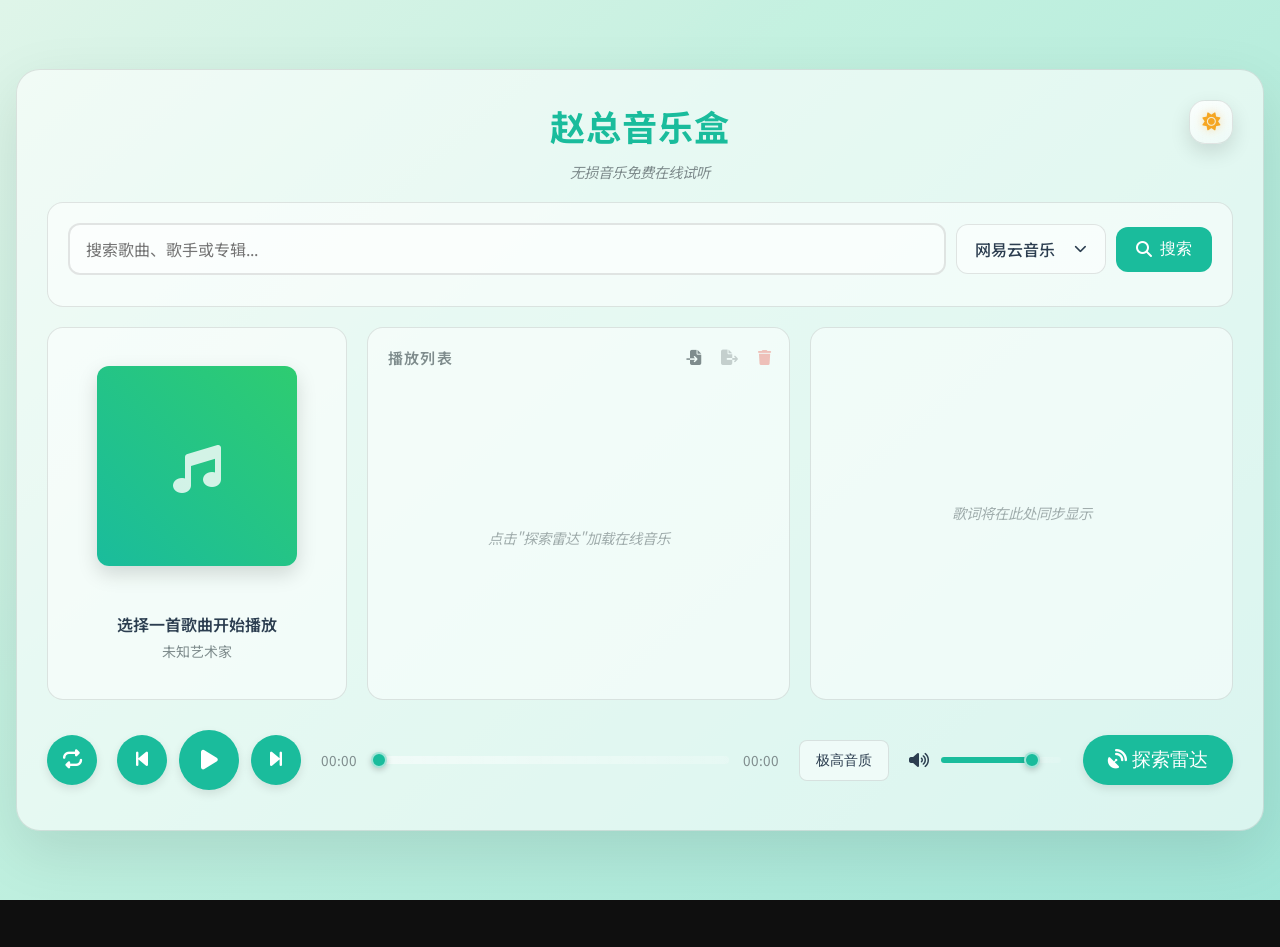
<file: index.html>
<!DOCTYPE html>
<html lang="zh-CN">
<head>
    <meta charset="UTF-8">
    <meta name="viewport" content="width=device-width, initial-scale=1.0, viewport-fit=cover">
    <title>赵总音乐盒 - 无损音乐免费在线试听</title>
    <meta name="keywords" content="赵总音乐盒,网易云音乐,免费音乐,免费音乐播放器,无损音乐免费在线试听,无损音乐在线试听,zhaozong.pages.dev" />
    <meta name="description" content="赵总音乐盒是一款专注于发现与分享的音乐产品，依托专业音乐人、DJ、好友推荐及社交功能，为用户打造全新的音乐生活。" />
    <meta property="og:title" content="赵总音乐盒" />
    <meta property="og:type" content="website" />
    <meta property="og:image" content="http://p3.music.126.net/tBTNafgjNnTL1KlZMt7lVA==/18885211718935735.jpg" />
    <meta property="og:url" content="https://zhaozong.pages.dev/" />
    <meta property="og:site_name" content="赵总音乐盒"/>
    <meta name="apple-mobile-web-app-title" content="赵总音乐盒">
    <link rel="icon" type="image/svg+xml" href="/favicon.svg">
    <link rel="icon" type="image/png" sizes="32x32" href="https://s1.music.126.net/style/favicon.ico?v20180823">
    <link rel="shortcut icon" href="https://s1.music.126.net/style/favicon.ico?v20180823">
    <link rel="mask-icon" href="/favicon.svg" color="#5bbad5">
    <link rel="apple-touch-icon" sizes="180x180" href="https://s1.music.126.net/style/favicon.ico?v20180823">
    <link rel="apple-touch-icon-precomposed" sizes="180x180" href="https://s1.music.126.net/style/favicon.ico?v20180823">
    <link rel="preconnect" href="https://fonts.googleapis.com">
    <link rel="preconnect" href="https://fonts.gstatic.com" crossorigin>
    <link href="https://fonts.googleapis.com/css2?family=Noto+Sans+SC:wght@300;400;500;700&display=swap" rel="stylesheet">
    <link rel="stylesheet" href="https://cdnjs.cloudflare.com/ajax/libs/font-awesome/6.5.2/css/all.min.css">
    <link rel="stylesheet" href="css/style.css">
    <script>
        (function () {
            const ua = navigator.userAgent || "";
            const isMobileUA = /android|iphone|ipad|ipod|mobile|blackberry|phone|opera mini|windows phone/i.test(ua);
            const isSmallScreen = typeof window.matchMedia === "function" && window.matchMedia("(max-width: 820px)").matches;
            const isMobile = isMobileUA || isSmallScreen;
            window.__SOLARA_IS_MOBILE = isMobile;
            if (!isMobile) {
                document.documentElement.classList.add("desktop-view");
                const desktopLink = document.createElement("link");
                desktopLink.rel = "stylesheet";
                desktopLink.href = "css/desktop.css";
                desktopLink.id = "desktopStylesheet";
                document.head.appendChild(desktopLink);
                return;
            }
            document.documentElement.classList.add("mobile-view");
            const link = document.createElement("link");
            link.rel = "stylesheet";
            link.href = "css/mobile.css";
            link.id = "mobileStylesheet";
            document.head.appendChild(link);
            const setViewportUnit = () => {
                const viewportHeight = window.visualViewport ? window.visualViewport.height : window.innerHeight;
                document.documentElement.style.setProperty("--mobile-vh", `${viewportHeight}px`);
            };

            const applyBodyClass = () => {
                if (document.body) {
                    document.body.classList.add("mobile-view");
                    setViewportUnit();
                }
            };
            if (document.readyState === "loading") {
                document.addEventListener("DOMContentLoaded", applyBodyClass, { once: true });
            } else {
                applyBodyClass();
            }

            window.addEventListener("resize", setViewportUnit);
            window.addEventListener("orientationchange", setViewportUnit);
            if (window.visualViewport) {
                window.visualViewport.addEventListener("resize", setViewportUnit);
                window.visualViewport.addEventListener("scroll", setViewportUnit);
            }

            setViewportUnit();
        })();
    </script>
    <style id="safari-ios-26-fix">
        /* --- Safari iOS 26 Fix --- */
        html, body {
            margin: 0;
            padding: 0;
            width: 100%;
            overflow-x: hidden;
            box-sizing: border-box;
        }
        .login-shell {
            position: relative;
            left: 50%;
            transform: translateX(-50%);
            margin-inline: auto;
        }
        body {
            padding-left: max(env(safe-area-inset-left), 16px);
            padding-right: max(env(safe-area-inset-right), 16px);
        }
        @supports (height: 100dvh) {
            :root {
                --mobile-vh: 100dvh;
            }
        }
    </style>
    <script>
        (function fixMobileVH(){
            document.documentElement.style.setProperty("--mobile-vh", window.innerHeight + "px");
            window.addEventListener("resize", fixMobileVH);
            window.addEventListener("orientationchange", fixMobileVH);
        })();
    </script>

</head>
<body>
    <div class="background-stage" id="backgroundStage" aria-hidden="true">
        <div class="background-stage__layer background-stage__layer--base" id="backgroundBaseLayer"></div>
        <div class="background-stage__layer background-stage__layer--transition" id="backgroundTransitionLayer"></div>
    </div>
    <div class="container" id="mainContainer">
        <div class="mobile-toolbar" id="mobileToolbar" role="toolbar">
            <button class="mobile-toolbar__button" id="mobileExploreButton" type="button" aria-label="探索雷达">
                <i class="fas fa-satellite-dish" aria-hidden="true"></i>
            </button>
            <div class="mobile-toolbar__title" id="mobileToolbarTitle">Solara</div>
            <div class="mobile-toolbar__actions">
                <button class="mobile-toolbar__button" id="mobileSearchToggle" type="button" aria-label="打开搜索">
                    <i class="fas fa-search" aria-hidden="true"></i>
                </button>
            </div>
        </div>
        <div class="header">
            <h1>赵总音乐盒</h1>
            <div class="warning">无损音乐免费在线试听</div>
            <div class="theme-switch-wrapper">
                <button id="themeToggleButton" class="theme-toggle-button" type="button" aria-label="切换深浅色模式">
                    <i class="fas fa-sun theme-icon theme-icon--sun" aria-hidden="true"></i>
                    <i class="fas fa-moon theme-icon theme-icon--moon" aria-hidden="true"></i>
                </button>
            </div>
        </div>

        <div class="search-area" id="searchArea">
            <button type="button" class="mobile-close-btn" id="mobileSearchClose" aria-label="关闭搜索">
                <i class="fas fa-times" aria-hidden="true"></i>
            </button>
            <div class="search-container">
                <input type="text" id="searchInput" class="search-input" placeholder="搜索歌曲、歌手或专辑...">
                <div class="source-select-wrapper" id="sourceSelectWrapper">
                    <button id="sourceSelectButton" class="source-select-btn" type="button" aria-haspopup="listbox" aria-expanded="false">
                        <span id="sourceSelectLabel">网易云音乐</span>
                        <i class="fas fa-chevron-down caret-icon" aria-hidden="true"></i>
                    </button>
                    <div id="sourceMenu" class="source-menu" role="listbox" aria-labelledby="sourceSelectButton"></div>
                </div>
                <button id="searchBtn" class="search-btn">
                    <i class="fas fa-search"></i>
                    <span>搜索</span>
                </button>
            </div>
            <div id="searchResults" class="search-results">
                <div class="search-results-toolbar">
                    <button id="importSelectedBtn" class="import-selected-btn" type="button" disabled>
                        <i class="fas fa-file-import" aria-hidden="true"></i>
                        <span class="import-selected-label">导入已选</span>
                        <span id="importSelectedCount" class="import-selected-count" aria-hidden="true"></span>
                    </button>
                </div>
                <div id="searchResultsList" class="search-results-list"></div>
            </div>
        </div>

        <div class="main-content">
            <div class="cover-area">
                <div class="mobile-turntable" id="mobileTurntable">
                    <div class="mobile-turntable__platter">
                        <div class="album-cover" id="albumCover">
                            <div class="placeholder">
                                <i class="fas fa-music"></i>
                            </div>
                        </div>
                    </div>
                </div>
                <div class="mobile-inline-lyrics" id="mobileInlineLyrics" aria-hidden="true">
                    <div class="mobile-inline-lyrics__hint">
                        <i class="fas fa-arrow-left"></i>
                        轻触返回封面
                    </div>
                    <div class="mobile-inline-lyrics__scroll" id="mobileInlineLyricsScroll">
                        <div class="mobile-inline-lyrics__content" id="mobileInlineLyricsContent"></div>
                    </div>
                </div>
                <div class="current-song-info">
                    <div class="current-song-title" id="currentSongTitle">选择一首歌曲开始播放</div>
                    <div class="current-song-artist" id="currentSongArtist">未知艺术家</div>
                    <button class="mobile-quality-chip" id="mobileQualityToggle" type="button" aria-haspopup="menu" aria-expanded="false">
                        <span id="mobileQualityLabel">极高音质</span>
                        <i class="fas fa-chevron-down" aria-hidden="true"></i>
                    </button>
                </div>
            </div>

            <div class="mobile-panel" id="mobilePanel">
                <div class="mobile-panel-header" id="mobilePanelHeader">
                    <div class="mobile-panel-handle" aria-hidden="true"></div>
                    <div class="mobile-panel-title" id="mobilePanelTitle">播放列表</div>
                    <div class="mobile-panel-actions">
                        <button
                            id="mobileImportPlaylistBtn"
                            class="mobile-panel-action-btn"
                            type="button"
                            aria-label="导入播放列表"
                            title="导入播放列表"
                        >
                            <i class="fas fa-file-import" aria-hidden="true"></i>
                        </button>
                        <button
                            id="mobileExportPlaylistBtn"
                            class="mobile-panel-action-btn"
                            type="button"
                            aria-label="导出播放列表"
                            title="导出播放列表"
                            aria-disabled="true"
                            disabled
                        >
                            <i class="fas fa-file-export" aria-hidden="true"></i>
                        </button>
                        <button
                            id="mobileClearPlaylistBtn"
                            class="mobile-panel-action-btn mobile-panel-clear-btn"
                            type="button"
                            aria-label="清空播放列表"
                            title="清空播放列表"
                            onclick="clearPlaylist()"
                            hidden
                            aria-hidden="true"
                        >
                            <i class="fas fa-trash" aria-hidden="true"></i>
                        </button>
                        <button id="mobilePanelClose" class="mobile-close-btn mobile-panel-action-btn" type="button" aria-label="收起播放面板">
                            <i class="fas fa-chevron-down" aria-hidden="true"></i>
                        </button>
                    </div>
                </div>

                <div class="playlist active empty" id="playlist">
                    <div class="playlist-header">
                        <div class="playlist-label" aria-hidden="true">播放列表</div>
                        <div class="playlist-actions-tray" role="group" aria-label="播放列表操作">
                            <input
                                id="importPlaylistInput"
                                class="playlist-import-input"
                                type="file"
                                accept="application/json"
                                hidden
                            />
                            <button
                                class="playlist-action-btn playlist-action-btn--import"
                                id="importPlaylistBtn"
                                type="button"
                                title="导入播放列表"
                                aria-label="导入播放列表"
                            >
                                <i class="fas fa-file-import" aria-hidden="true"></i>
                            </button>
                            <button
                                class="playlist-action-btn playlist-action-btn--export"
                                id="exportPlaylistBtn"
                                type="button"
                                title="导出播放列表"
                                aria-label="导出播放列表"
                            >
                                <i class="fas fa-file-export" aria-hidden="true"></i>
                            </button>
                            <button
                                class="playlist-action-btn playlist-action-btn--clear clear-playlist-btn"
                                id="clearPlaylistBtn"
                                type="button"
                                onclick="clearPlaylist()"
                                title="清空播放列表"
                                aria-label="清空播放列表"
                            >
                                <i class="fas fa-trash" aria-hidden="true"></i>
                            </button>
                        </div>
                    </div>
                    <div class="playlist-scroll">
                        <div class="playlist-items" id="playlistItems"></div>
                    </div>
                </div>
                <div class="lyrics empty" id="lyrics" data-placeholder="default">
                    <div class="lyrics-scroll" id="lyricsScroll">
                        <div class="lyrics-content" id="lyricsContent"></div>
                    </div>
                </div>
            </div>
        </div>

        <div class="controls">
            <div class="transport-controls">
                <button class="play-mode-btn transport-button transport-button--mode" id="playModeBtn" type="button" title="播放模式">
                    <i class="fas fa-repeat"></i>
                </button>
                <button class="transport-button transport-button--prev" onclick="playPrevious()" type="button" title="上一曲"><i class="fas fa-backward-step"></i></button>
                <button class="transport-button transport-button--play" id="playPauseBtn" type="button" title="播放 / 暂停"><i class="fas fa-play"></i></button>
                <button class="transport-button transport-button--next" onclick="playNext()" type="button" title="下一曲"><i class="fas fa-forward-step"></i></button>
                <button class="transport-button transport-button--queue" id="mobileQueueToggle" type="button" title="打开播放列表" aria-label="打开播放列表"><i class="fas fa-bars"></i></button>
            </div>
            <div class="progress-container">
                <span id="currentTimeDisplay">00:00</span>
                <input type="range" id="progressBar" min="0" max="0" step="0.1" value="0">
                <span id="durationDisplay">00:00</span>
            </div>
            <div class="audio-tools">
                <div class="player-quality">
                    <button id="qualityToggle" class="player-quality-btn" type="button">
                        <span id="qualityLabel">极高音质</span>
                    </button>
                    <div id="playerQualityMenu" class="player-quality-menu"></div>
                </div>
                <div class="volume-container">
                    <i id="volumeIcon" class="fas fa-volume-up"></i>
                    <input type="range" id="volumeSlider" min="0" max="1" step="0.01" value="0.8">
                </div>
            </div>
            <button id="loadOnlineBtn" title="聚合所有雷达，探索新音乐">
                <span class="btn-text"><i class="fas fa-satellite-dish"></i> 探索雷达</span>
                <span class="loader" style="display: none;"></span>
            </button>
        </div>
    </div>

    <div class="mobile-overlay-scrim" id="mobileOverlayScrim"></div>

    <audio id="audioPlayer" preload="metadata" playsinline></audio>

<!-- 通知容器 -->
<div id="notification" class="notification"></div>

<!-- 调试信息容器 -->
<div id="debugInfo" class="debug-info"></div>

<script src="https://code.jquery.com/jquery-3.6.0.min.js"></script>
<script src="js/index.js"></script>
<script>
    if (window.__SOLARA_IS_MOBILE) {
        const mobileScript = document.createElement('script');
        mobileScript.src = 'js/mobile.js';
        mobileScript.async = false;
        mobileScript.defer = false;
        document.body.appendChild(mobileScript);
    }
</script>
</body>
</html>
</file>
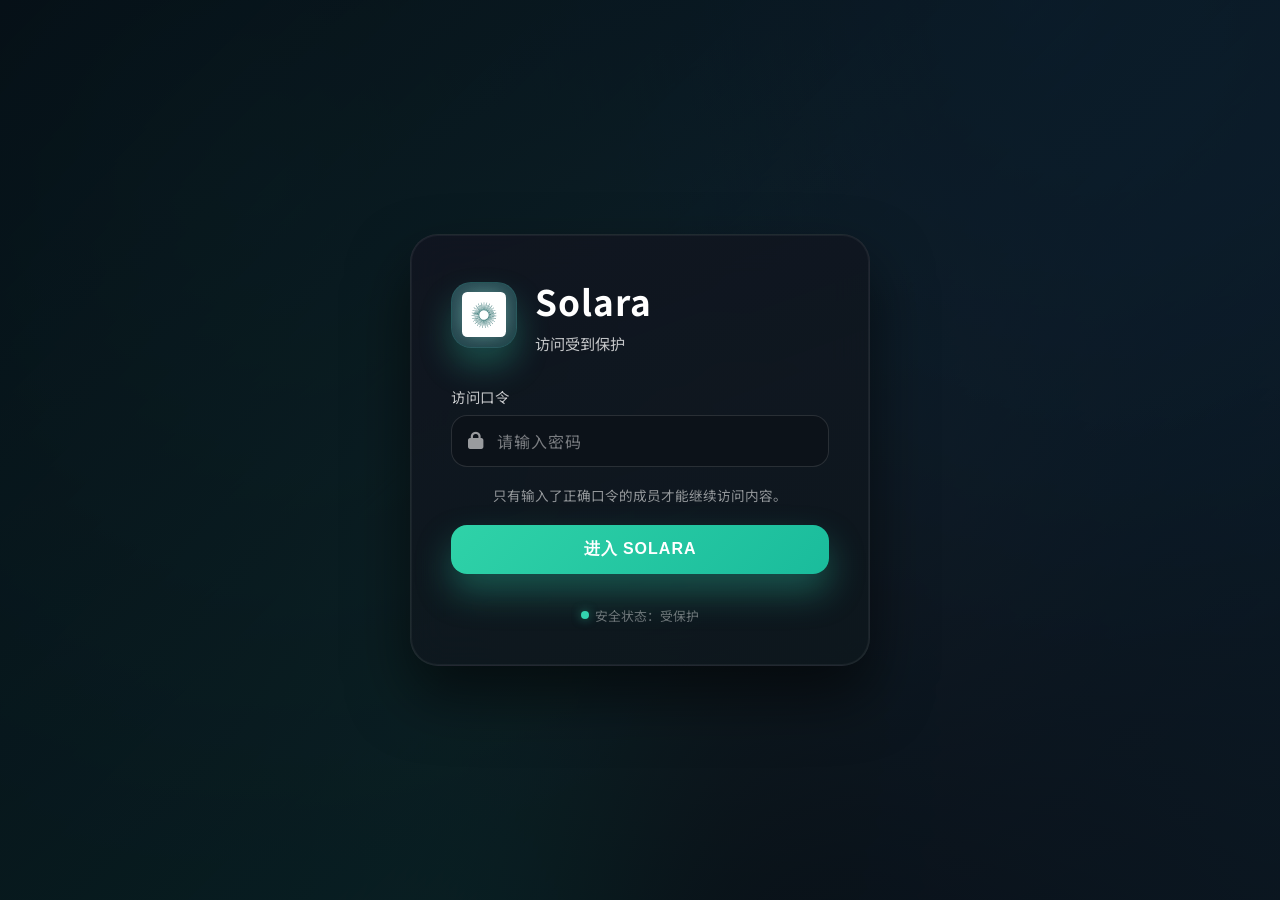
<file: login.html>
<!DOCTYPE html>
<html lang="zh-CN" class="login-page-root">
<head>
  <meta charset="UTF-8">
  <meta name="viewport" content="width=device-width, initial-scale=1.0, maximum-scale=1.0, user-scalable=no">
  <title>登录 - 赵总音乐盒</title>
  <meta name="keywords" content="赵总音乐盒,网易云音乐,免费音乐,免费音乐播放器,无损音乐免费在线试听,无损音乐在线试听,zhaozong.pages.dev" />
  <meta name="description" content="赵总音乐盒是一款专注于发现与分享的音乐产品，依托专业音乐人、DJ、好友推荐及社交功能，为用户打造全新的音乐生活。" />
  <link rel="icon" type="image/svg+xml" href="/favicon.svg">
  <link rel="icon" type="image/png" sizes="32x32" href="https://s1.music.126.net/style/favicon.ico?v20180823">
  <link rel="shortcut icon" href="https://s1.music.126.net/style/favicon.ico?v20180823">
  <link rel="preconnect" href="https://fonts.googleapis.com">
  <link rel="preconnect" href="https://fonts.gstatic.com" crossorigin>
  <link href="https://fonts.googleapis.com/css2?family=Noto+Sans+SC:wght@300;400;500;700&display=swap" rel="stylesheet">
  <link rel="stylesheet" href="https://cdnjs.cloudflare.com/ajax/libs/font-awesome/6.5.2/css/all.min.css">
  <link rel="stylesheet" href="css/style.css">
  <script>
    (function () {
      const ua = navigator.userAgent || "";
      const isMobileUA = /android|iphone|ipad|ipod|mobile|blackberry|phone|opera mini|windows phone/i.test(ua);
      const isSmallScreen = typeof window.matchMedia === "function" && window.matchMedia("(max-width: 820px)").matches;
      const isMobile = isMobileUA || isSmallScreen;
      window.__SOLARA_IS_MOBILE = isMobile;
      if (!isMobile) {
        document.documentElement.classList.add("desktop-view");
        const desktopLink = document.createElement("link");
        desktopLink.rel = "stylesheet";
        desktopLink.href = "css/desktop.css";
        desktopLink.id = "desktopStylesheet";
        document.head.appendChild(desktopLink);
        return;
      }
      document.documentElement.classList.add("mobile-view");
      const link = document.createElement("link");
      link.rel = "stylesheet";
      link.href = "css/mobile.css";
      link.id = "mobileStylesheet";
      document.head.appendChild(link);
      const setViewportUnit = () => {
        const viewportHeight = window.visualViewport ? window.visualViewport.height : window.innerHeight;
        if (typeof viewportHeight === "number" && !Number.isNaN(viewportHeight)) {
          document.documentElement.style.setProperty("--mobile-vh", `${viewportHeight}px`);
        }
      };
      const updateLoginLayout = () => {
        const body = document.body;
        const viewport = window.visualViewport;
        const rawWidth = viewport ? viewport.width : window.innerWidth;
        const hasNumericWidth = typeof rawWidth === "number" && !Number.isNaN(rawWidth);
        const fallbackWidth = window.innerWidth || document.documentElement.clientWidth || 0;
        const width = hasNumericWidth ? rawWidth : fallbackWidth;
        const orientationQuery = typeof window.matchMedia === "function" ? window.matchMedia("(orientation: portrait)") : null;
        const isPortrait = orientationQuery ? orientationQuery.matches : window.innerHeight >= window.innerWidth;
        const isNarrow = width <= 820;
        if (body) {
          body.classList.toggle("portrait-mobile", Boolean(isPortrait && isNarrow));
        }
        let scale = 1;
        if (width) {
          if (isPortrait && width < 430) {
            scale = Math.min(1, Math.max(0.8, width / 430));
          } else if (!isPortrait && width < 540) {
            scale = Math.min(1, Math.max(0.85, width / 540));
          }
        }
        document.documentElement.style.setProperty("--login-scale", scale.toFixed(4));
      };
      const handleLayoutChange = () => {
        setViewportUnit();
        updateLoginLayout();
      };
      const applyBodyClass = () => {
        if (document.body) {
          document.body.classList.add("mobile-view");
        }
        handleLayoutChange();
      };
      if (document.readyState === "loading") {
        document.addEventListener("DOMContentLoaded", applyBodyClass, { once: true });
      } else {
        applyBodyClass();
      }
      window.addEventListener("resize", handleLayoutChange);
      window.addEventListener("orientationchange", handleLayoutChange);
      if (window.visualViewport) {
        window.visualViewport.addEventListener("resize", handleLayoutChange);
        window.visualViewport.addEventListener("scroll", handleLayoutChange);
      }
      handleLayoutChange();
    })();
  </script>
  <style>
    :root {
      --login-scale: 1;
    }

    html.login-page-root {
      min-height: var(--mobile-vh, 100dvh);
      height: auto;
    }

    html.login-page-root,
    body.login-page {
      overflow-x: hidden;
    }

    html.login-page-root.mobile-view {
      height: auto;
      overflow-y: auto;
    }

    body.login-page {
      position: relative;
      margin: 0;
      padding: clamp(16px, 4vw, 40px);
      font-family: 'Noto Sans SC', 'Segoe UI', Arial, sans-serif;
      display: flex;
      justify-content: center !important;
      align-items: center !important;
      min-height: var(--mobile-vh, 100dvh);
      color: var(--text-color);
      background: radial-gradient(circle at 20% 20%, rgba(26, 188, 156, 0.35), transparent 55%),
                  radial-gradient(circle at 80% 0%, rgba(52, 152, 219, 0.28), transparent 50%),
                  #07090f;
      overflow-x: hidden;
      overflow-y: auto;
    }

    body.login-page.mobile-view {
      position: static;
      inset: auto;
      width: auto;
      height: auto;
      min-height: var(--mobile-vh, 100dvh);
      padding: calc(env(safe-area-inset-top, 0px) + clamp(18px, 6vw, 32px))
               clamp(18px, 6vw, 32px)
               calc(env(safe-area-inset-bottom, 0px) + clamp(24px, 7vw, 36px));
      display: flex;
      flex-direction: column;
      justify-content: center;
      align-items: center;
      overflow-y: auto;
    }

    body.login-page.mobile-view.portrait-mobile {
      padding: calc(env(safe-area-inset-top, 0px) + clamp(20px, 8vw, 32px))
               clamp(18px, 7vw, 28px)
               calc(env(safe-area-inset-bottom, 0px) + clamp(26px, 9vw, 38px));
    }

    body.login-page.mobile-view .background-stage {
      display: block;
    }

    .background-stage {
      position: fixed;
      inset: 0;
      width: 100%;
      max-width: 100vw;
      box-sizing: border-box;
      overflow: hidden;
      pointer-events: none;
      z-index: -2;
    }

    .background-stage__layer {
      position: absolute;
      inset: -40% -20%;
      filter: blur(110px);
      opacity: 0.8;
      transform: rotate(5deg);
      background: conic-gradient(from 180deg,
        rgba(26, 188, 156, 0.55),
        rgba(64, 224, 208, 0.35),
        rgba(52, 152, 219, 0.4),
        rgba(17, 17, 23, 0.8));
      animation: auroraShift 18s ease-in-out infinite alternate;
    }

    .background-stage__layer::after {
      content: "";
      position: absolute;
      inset: 20% 18% 15% 25%;
      border-radius: 50%;
      background: radial-gradient(circle, rgba(255, 255, 255, 0.18), transparent 60%);
      animation: pulse 12s ease-in-out infinite;
    }

    .background-stage__overlay {
      position: absolute;
      inset: 0;
      background: linear-gradient(135deg, rgba(5, 10, 18, 0.92) 0%, rgba(8, 17, 24, 0.65) 100%);
      z-index: 1;
    }

    @keyframes auroraShift {
      0% { transform: translateY(-5%) rotate(8deg) scale(1.1); }
      50% { transform: translateY(3%) rotate(2deg) scale(1.05); }
      100% { transform: translateY(-2%) rotate(-4deg) scale(1.12); }
    }

    @keyframes pulse {
      0%, 100% { opacity: 0.45; transform: scale(1); }
      50% { opacity: 0.8; transform: scale(1.1); }
    }

    .login-shell {
      position: relative;
      width: min(460px, 100%);
      z-index: 2;
      display: flex;
      align-items: center;
      justify-content: center;
      margin-inline: auto;
      min-height: calc(var(--mobile-vh, 100dvh) - env(safe-area-inset-top, 0px) - env(safe-area-inset-bottom, 0px));
    }

    html.desktop-view .login-shell {
      min-height: auto;
    }

    body.login-page.mobile-view .login-shell {
      width: 100%;
      max-width: 440px;
      padding: 0;
      min-height: auto;
      flex: 1 1 auto;
    }

    body.login-page.mobile-view.portrait-mobile .login-shell {
      min-height: auto;
    }

    .login-container {
      background: linear-gradient(160deg, rgba(17, 21, 32, 0.9) 0%, rgba(14, 24, 29, 0.78) 100%);
      border-radius: 28px;
      padding: clamp(28px, 5vw, 40px);
      border: 1px solid rgba(255, 255, 255, 0.08);
      box-shadow:
        0 30px 60px rgba(0, 0, 0, 0.55),
        inset 0 0 0 1px rgba(255, 255, 255, 0.05);
      display: flex;
      flex-direction: column;
      gap: clamp(20px, 4vw, 32px);
      backdrop-filter: blur(18px);
      -webkit-backdrop-filter: blur(18px);
      color: #f2f6f9;
      width: 100%;
      box-sizing: border-box;
      transform: scale(var(--login-scale));
      transform-origin: center;
      transition: transform 0.25s ease;
      will-change: transform;
      margin-inline: auto;
    }

    body.login-page.mobile-view.portrait-mobile .login-container {
      justify-content: center;
    }

    .login-header {
      display: flex;
      align-items: center;
      gap: 18px;
    }

    .logo-circle {
      width: 64px;
      height: 64px;
      border-radius: 20px;
      background: linear-gradient(145deg, rgba(34, 48, 63, 0.85), rgba(22, 36, 48, 0.95));
      border: 1px solid rgba(82, 233, 210, 0.25);
      display: flex;
      align-items: center;
      justify-content: center;
      box-shadow:
        0 18px 32px rgba(51, 211, 175, 0.28),
        inset 0 0 18px rgba(82, 233, 210, 0.22);
      overflow: hidden;
    }

    .logo-circle img {
      width: 70%;
      height: 70%;
      object-fit: contain;
      filter: brightness(0) invert(1) drop-shadow(0 0 10px rgba(146, 255, 236, 0.6));
    }

    .title-group {
      display: flex;
      flex-direction: column;
      gap: 6px;
    }

    .login-title {
      font-size: clamp(1.9rem, 3vw, 2.2rem);
      font-weight: 700;
      margin: 0;
      letter-spacing: 1px;
      color: #ffffff;
    }

    .login-desc {
      margin: 0;
      color: rgba(255, 255, 255, 0.75);
      font-size: 0.95rem;
    }

    .login-form {
      display: flex;
      flex-direction: column;
      gap: 18px;
    }

    .field {
      display: flex;
      flex-direction: column;
      gap: 8px;
    }

    .field-label {
      font-size: 0.9rem;
      letter-spacing: 0.5px;
      color: rgba(255, 255, 255, 0.76);
    }

    .input-wrapper {
      position: relative;
      display: flex;
      align-items: center;
      background: rgba(12, 18, 24, 0.75);
      border: 1px solid rgba(255, 255, 255, 0.12);
      border-radius: 16px;
      padding: 12px 16px;
      transition: border-color 0.3s ease, box-shadow 0.3s ease;
    }

    .input-wrapper:focus-within {
      border-color: rgba(51, 211, 175, 0.8);
      box-shadow: 0 0 0 3px rgba(51, 211, 175, 0.18);
    }

    .input-wrapper i {
      color: rgba(255, 255, 255, 0.58);
      font-size: 1.1rem;
      margin-right: 12px;
    }

    .login-form input {
      flex: 1;
      background: transparent;
      border: none;
      outline: none;
      color: #ffffff;
      font-size: 1rem;
      font-family: inherit;
      letter-spacing: 1px;
    }

    .login-form input::placeholder {
      color: rgba(255, 255, 255, 0.45);
    }

    .login-hint {
      margin: 0;
      font-size: 0.85rem;
      color: rgba(255, 255, 255, 0.55);
      line-height: 1.6;
      text-align: center;
    }

    .login-form button {
      padding: 14px 18px;
      border: none;
      border-radius: 16px;
      background: linear-gradient(135deg, #2fd2a8, #1abc9c);
      color: #ffffff;
      font-size: 1rem;
      font-weight: 600;
      letter-spacing: 1px;
      text-transform: uppercase;
      cursor: pointer;
      transition: transform 0.25s ease, box-shadow 0.25s ease, background 0.3s ease;
      box-shadow: 0 18px 35px rgba(42, 201, 165, 0.35);
    }

    .login-form button:hover {
      transform: translateY(-2px);
      box-shadow: 0 22px 40px rgba(42, 201, 165, 0.45);
    }

    .login-form button:active {
      transform: translateY(0);
      box-shadow: 0 14px 28px rgba(42, 201, 165, 0.35);
    }

    .login-footer {
      display: flex;
      justify-content: center;
      align-items: center;
      font-size: 0.8rem;
      color: rgba(255, 255, 255, 0.4);
      text-align: center;
    }

    .login-footer .status-dot {
      display: inline-flex;
      width: 8px;
      height: 8px;
      border-radius: 50%;
      background: #33d3af;
      box-shadow: 0 0 10px rgba(51, 211, 175, 0.5);
    }

    .login-footer .status-message {
      display: inline-flex;
      align-items: center;
      gap: 6px;
    }

    @media (max-width: 768px) {
      body.login-page {
        padding: clamp(16px, 4vw, 24px);
      }

      .login-container {
        border-radius: 22px;
        padding: clamp(24px, 6vw, 32px);
        gap: 22px;
      }

      .login-header {
        gap: 14px;
      }

      .logo-circle {
        width: 56px;
        height: 56px;
      }

      .login-footer {
        flex-direction: column;
        align-items: center;
        gap: 8px;
      }
    }

    @media (max-width: 480px) {
      body.login-page {
        padding: clamp(16px, 7vw, 24px);
      }

      body.login-page.mobile-view {
        padding: calc(env(safe-area-inset-top, 0px) + clamp(16px, 7vw, 24px))
                 clamp(16px, 7vw, 24px)
                 calc(env(safe-area-inset-bottom, 0px) + clamp(22px, 8vw, 30px));
      }

      body.login-page .login-shell {
        width: 100%;
        max-width: 420px;
      }

      body.login-page .login-container {
        padding: clamp(24px, 7vw, 32px);
      }

      .login-footer {
        flex-direction: column;
        align-items: center;
        gap: 10px;
      }
    }
  </style>
</head>
<body class="login-page">
  <div class="background-stage">
    <div class="background-stage__layer"></div>
    <div class="background-stage__overlay"></div>
  </div>
  <main class="login-shell">
    <section class="login-container">
      <header class="login-header">
        <div class="logo-circle" aria-hidden="true">
          <img src="/favicon.svg" alt="">
        </div>
        <div class="title-group">
          <h1 class="login-title">Solara</h1>
          <p class="login-desc">访问受到保护</p>
        </div>
      </header>
      <form class="login-form" id="login-form">
        <div class="field">
          <label for="password" class="field-label">访问口令</label>
          <div class="input-wrapper">
            <i class="fa-solid fa-lock" aria-hidden="true"></i>
            <input type="password" id="password" placeholder="请输入密码" autocomplete="current-password" required>
          </div>
        </div>
        <p class="login-hint">只有输入了正确口令的成员才能继续访问内容。</p>
        <button type="submit">进入 Solara</button>
      </form>
      <footer class="login-footer" aria-live="polite">
        <span class="status-message"><span class="status-dot" aria-hidden="true"></span>安全状态：受保护</span>
      </footer>
    </section>
  </main>
  <div id="notification" class="notification" role="status" aria-live="polite"></div>
  <script>
    (function () {
      const storedExpiry = localStorage.getItem("authExpiry");
      if (storedExpiry) {
        localStorage.removeItem("authExpiry");
      }
    })();
    const notification = document.getElementById("notification");
    let notificationTimer;
    const showNotification = (message, type = "success") => {
      if (!notification) {
        if (typeof window.alert === "function") {
          window.alert(message);
        }
        return;
      }
      notification.textContent = message;
      notification.className = `notification ${type}`;
      notification.classList.add("show");
      if (notificationTimer) {
        clearTimeout(notificationTimer);
      }
      notificationTimer = window.setTimeout(() => {
        notification.classList.remove("show");
      }, 3000);
    };
    document.getElementById("login-form")?.addEventListener("submit", async (event) => {
      event.preventDefault();
      const pwdInput = document.getElementById("password");
      const password = pwdInput instanceof HTMLInputElement ? pwdInput.value : "";
      try {
        const response = await fetch("/api/login", {
          method: "POST",
          headers: { "Content-Type": "application/json" },
          credentials: "include",
          body: JSON.stringify({ password }),
        });
        if (response.ok) {
          window.location.href = "/";
          return;
        }
        showNotification("密码错误，请重试", "error");
      } catch (error) {
        console.error(error);
        showNotification("登录出错，请稍后再试", "error");
      }
    });
  </script>
</body>
</html>
</file>
<file: css/style.css>
:root {
    --font-main: 'Noto Sans SC', 'Segoe UI', Arial, sans-serif;
    --bg-gradient: linear-gradient(140deg, #e0f5e9 0%, #c6f0e0 35%, #a3e4d7 100%);
    --bg-gradient-next: var(--bg-gradient);
    --container-bg: rgba(255, 255, 255, 0.6);
    --container-shadow: rgba(0, 0, 0, 0.1);
    --backdrop-blur: 12px;
    --text-color: #2c3e50;
    --text-secondary-color: #7f8c8d;
    --primary-color: #1abc9c;
    --primary-color-dark: #12836d;
    --warning-color: #e74c3c;
    --success-color: #2ecc71;
    --item-hover-bg: rgba(26, 188, 156, 0.1);
    --item-current-bg: rgba(26, 188, 156, 0.2);
    --item-current-text: var(--primary-color);
    --border-color: rgba(0, 0, 0, 0.1);
    --lyrics-highlight-bg: rgba(46, 204, 113, 0.12);
    --lyrics-highlight-text: #1e9f78;
    --lyrics-highlight-shadow: rgba(46, 204, 113, 0.18);
    --component-bg: rgba(255, 255, 255, 0.5);
    --scrollbar-thumb-bg: rgba(0, 0, 0, 0.2);
    --scrollbar-track-bg: transparent;
}

.dark-mode {
    --bg-gradient: linear-gradient(135deg, #0b1d1b 0%, #0f2f2c 45%, #123c36 100%);
    --container-bg: rgba(30, 30, 30, 0.6);
    --container-shadow: rgba(0, 0, 0, 0.3);
    --text-color: #ecf0f1;
    --text-secondary-color: #95a5a6;
    --primary-color: #1abc9c;
    --primary-color-dark: #17a589;
    --item-hover-bg: rgba(26, 188, 156, 0.1);
    --item-current-bg: rgba(26, 188, 156, 0.2);
    --border-color: rgba(255, 255, 255, 0.15);
    --lyrics-highlight-bg: rgba(26, 188, 156, 0.12);
    --lyrics-highlight-text: #34d1b6;
    --component-bg: rgba(44, 44, 44, 0.5);
    --scrollbar-thumb-bg: rgba(255, 255, 255, 0.2);
}

.dark-mode .quality-menu {
    background: rgba(44, 44, 44, 0.95);
    border: 2px solid var(--primary-color);
}

.dark-mode .quality-option {
    background: rgba(44, 44, 44, 0.8);
    color: #ecf0f1;
    border-bottom: 1px solid rgba(26, 188, 156, 0.25);
}

.dark-mode .player-quality-menu {
    background: rgba(44, 44, 44, 0.95);
    border-color: var(--primary-color);
}

.dark-mode .player-quality-option {
    color: #ecf0f1;
}

.dark-mode .player-quality-option:hover,
.dark-mode .player-quality-option.active {
    color: #ffffff;
}

.dark-mode .source-menu {
    background: rgba(44, 44, 44, 0.95);
    border-color: var(--primary-color);
}

.dark-mode .source-option {
    color: #ecf0f1;
}

.dark-mode .source-option:hover,
.dark-mode .source-option.active {
    color: #ffffff;
}

::-webkit-scrollbar { width: 6px; }
::-webkit-scrollbar-track { background: var(--scrollbar-track-bg); }
::-webkit-scrollbar-thumb { background: var(--scrollbar-thumb-bg); border-radius: 3px; }
::-webkit-scrollbar-thumb:hover { background: var(--primary-color); }

body {
    font-family: var(--font-main);
    display: flex;
    justify-content: center;
    align-items: center;
    min-height: 100dvh;
    margin: 0;
    padding: 20px;
    box-sizing: border-box;
    color: var(--text-color);
    transition: color 0.5s;
    background-color: #0f0f0f;
}

.background-stage {
    position: fixed;
    inset: 0;
    width: 100%;
    max-width: 100vw;
    box-sizing: border-box;
    pointer-events: none;
    z-index: -2;
    overflow: hidden;
}

.background-stage__layer {
    position: absolute;
    inset: 0;
    background-attachment: fixed;
    background-size: cover;
    background-position: center;
    filter: saturate(105%);
}

.background-stage__layer--base {
    background-image: var(--bg-gradient);
}

.background-stage__layer--transition {
    background-image: var(--bg-gradient-next);
    opacity: 0;
    transition: opacity 0.85s ease;
}

body.background-transitioning .background-stage__layer--transition {
    opacity: 1;
}

/* 16:9 容器布局 */
.container {
    width: min(1200px, 100%);
    margin: 0 auto;
    background: var(--container-bg);
    border-radius: 24px;
    padding: 30px;
    box-shadow: 0 20px 60px rgba(0,0,0,0.1);
    border: 1px solid var(--border-color);
    aspect-ratio: 16/9;
    height: 80vh;
    max-height: 700px;
    display: grid;
    grid-template-areas:
        "header header header"
        "search search search"
        "cover playlist lyrics"
        "controls controls controls";
    grid-template-rows: auto auto 1fr 80px;
    grid-template-columns: 300px 1fr 1fr;
    gap: 20px;
    transition: background 0.5s, box-shadow 0.5s;
    overflow: visible;
    position: relative;
}

/* 搜索模式下的容器布局 */
.container.search-mode {
    grid-template-areas: 
        "header header header"
        "search search search"
        "search search search"
        "controls controls controls";
}

.header { 
    grid-area: header;
    text-align: center; 
    position: relative; 
}
.header h1 { 
    margin: 0; 
    font-size: 2.2em; 
    font-weight: 700; 
    color: var(--primary-color); 
    letter-spacing: 1px; 
}
.header .warning { 
    color: var(--text-secondary-color); 
    font-size: 0.9em; 
    margin-top: 10px; 
    font-style: italic; 
}

/* 搜索区域样式 - 增强动效 */
.search-area {
    grid-area: search;
    background: var(--component-bg);
    border-radius: 16px;
    padding: 20px;
    border: 1px solid var(--border-color);
    position: relative;
    transition: all 0.5s cubic-bezier(0.4, 0, 0.2, 1);
    z-index: 10;
    overflow: visible;
    display: flex;
    flex-direction: column;
}

.search-area *,
.search-area *::before,
.search-area *::after {
    box-sizing: border-box;
}

/* 搜索模式下的搜索区域 */
.container.search-mode .search-area {
    background: var(--component-bg);
    backdrop-filter: blur(20px);
    -webkit-backdrop-filter: blur(20px);
    box-shadow: 0 10px 40px rgba(0,0,0,0.2);
    border: 2px solid var(--primary-color);
}

.search-container {
    display: flex;
    gap: 10px;
    align-items: center;
    margin-bottom: 15px;
    flex-shrink: 0;
}

.search-input {
    flex: 1;
    padding: 12px 16px;
    border: 2px solid var(--border-color);
    border-radius: 12px;
    background: var(--component-bg);
    color: var(--text-color);
    font-size: 16px;
    font-family: inherit;
    outline: none;
    transition: all 0.3s ease;
}

.search-input:focus {
    border-color: var(--primary-color);
    box-shadow: 0 0 0 3px rgba(26, 188, 156, 0.12);
}

.source-select-wrapper {
    position: relative;
    flex-shrink: 0;
}

.source-select-btn {
    display: flex;
    align-items: center;
    justify-content: space-between;
    gap: 8px;
    padding: 12px 18px;
    border: 1px solid var(--border-color);
    border-radius: 12px;
    background: var(--component-bg);
    color: var(--text-color);
    font-size: 16px;
    font-family: inherit;
    font-weight: 500;
    cursor: pointer;
    transition: all 0.25s ease;
    min-width: 150px;
    position: relative;
    box-shadow: none;
}

.source-select-btn:hover,
.source-select-btn.active {
    border-color: var(--primary-color);
    color: var(--primary-color);
    box-shadow: 0 10px 24px rgba(26, 188, 156, 0.2);
    background: var(--component-bg);
}

.source-select-btn:focus-visible {
    outline: none;
    box-shadow: 0 0 0 3px rgba(26, 188, 156, 0.18);
}

.source-select-btn .caret-icon {
    font-size: 0.8em;
    transition: transform 0.25s ease;
}

.source-select-btn.active .caret-icon {
    transform: rotate(-180deg);
}

.source-menu {
    position: absolute;
    top: calc(100% + 10px);
    left: 0;
    right: auto;
    bottom: auto;
    background: rgba(255, 255, 255, 0.95);
    border-radius: 12px;
    box-shadow: 0 12px 30px rgba(0,0,0,0.18);
    border: 1px solid var(--border-color);
    box-sizing: border-box;
    min-width: 100%;
    max-height: 320px;
    overflow-y: auto;
    overflow-x: hidden;
    opacity: 0;
    visibility: hidden;
    transform: translateY(-10px);
    transition: opacity 0.18s ease, transform 0.18s ease;
    backdrop-filter: blur(12px);
    -webkit-backdrop-filter: blur(12px);
    z-index: 100000;
    pointer-events: none;
}

.source-menu.show {
    opacity: 1;
    visibility: visible;
    transform: translateY(0);
    pointer-events: auto;
}

.source-menu.open-upwards {
    top: auto;
    bottom: calc(100% + 10px);
    transform-origin: bottom center;
}

.source-menu.open-downwards {
    top: calc(100% + 10px);
    bottom: auto;
    transform-origin: top center;
}

.source-option {
    display: flex;
    align-items: center;
    justify-content: space-between;
    gap: 12px;
    padding: 12px 16px;
    font-size: 0.95em;
    color: var(--text-color);
    cursor: pointer;
    transition: all 0.2s ease;
    background: transparent;
}

.source-option:hover,
.source-option.active {
    background: var(--primary-color);
    color: #ffffff;
}

.source-option i {
    font-size: 0.85em;
    opacity: 0.6;
}

.source-option.active i {
    opacity: 1;
}

.search-btn {
    background: var(--primary-color);
    color: white;
    border: none;
    border-radius: 12px;
    padding: 12px 20px;
    cursor: pointer;
    font-size: 16px;
    transition: all 0.2s ease;
    display: flex;
    align-items: center;
    gap: 8px;
}

.search-btn:hover {
    background: var(--primary-color-dark);
    transform: translateY(-1px);
}

.search-btn:disabled {
    background: var(--text-secondary-color);
    cursor: not-allowed;
    transform: none;
}

/* 搜索结果区域 - 增强动效 */
.search-results {
    max-height: 0;
    overflow: hidden;
    border-top: 1px solid var(--border-color);
    margin-top: 15px;
    margin-left: -20px;
    margin-right: -20px;
    margin-bottom: -20px;
    padding-top: 0;
    padding-left: 20px;
    padding-right: 20px;
    position: relative;
    z-index: 1;
    transition: all 0.5s cubic-bezier(0.4, 0, 0.2, 1);
    opacity: 0;
    border-radius: 0 0 14px 14px;
    flex: 1;
    min-height: 0;
    display: flex;
    flex-direction: column;
    gap: 12px;
}

.search-results-toolbar {
    display: flex;
    justify-content: flex-end;
    align-items: center;
    gap: 8px;
    padding-top: 12px;
    padding-bottom: 12px;
    position: sticky;
    top: 0;
    z-index: 2;
    background: none;
}

.search-results-list {
    display: flex;
    flex-direction: column;
    flex: 1;
    min-height: 0;
}

/* 搜索模式下的搜索结果 */
.container.search-mode .search-results {
    max-height: none;
    height: 100%;
    padding-top: 15px;
    padding-bottom: 20px;
    opacity: 1;
    overflow-y: auto;
    overflow-x: hidden;
}

.search-result-item {
    display: flex;
    justify-content: space-between;
    align-items: center;
    padding: 12px 16px;
    border-radius: 12px;
    cursor: pointer;
    transition: all 0.3s ease;
    margin-bottom: 8px;
    background: rgba(255, 255, 255, 0.3);
    backdrop-filter: blur(10px);
    -webkit-backdrop-filter: blur(10px);
    border: 1px solid rgba(255, 255, 255, 0.2);
    transform: translateY(20px);
    opacity: 0;
    animation: slideInUp 0.4s ease forwards;
    gap: 14px;
}

.search-result-item:nth-child(1) { animation-delay: 0.1s; }
.search-result-item:nth-child(2) { animation-delay: 0.15s; }
.search-result-item:nth-child(3) { animation-delay: 0.2s; }
.search-result-item:nth-child(4) { animation-delay: 0.25s; }
.search-result-item:nth-child(5) { animation-delay: 0.3s; }

@keyframes slideInUp {
    to {
        transform: translateY(0);
        opacity: 1;
    }
}

.search-result-item:hover:not(.selected) {
    background: var(--item-hover-bg);
    transform: translateY(-2px);
    box-shadow: 0 8px 25px rgba(0,0,0,0.15);
}

.search-result-item.selected {
    background: var(--item-current-bg);
    border-color: var(--primary-color);
    box-shadow: 0 12px 28px rgba(26, 188, 156, 0.25);
    transform: translateY(0);
}

.search-result-item.selected .search-result-title {
    color: var(--primary-color);
}

.search-result-item.selected .search-result-select {
    border-color: var(--primary-color);
    background: var(--primary-color);
    color: #ffffff;
    box-shadow: 0 6px 16px rgba(26, 188, 156, 0.35);
}

.search-result-item.selected .search-result-select i {
    opacity: 1;
    transform: scale(1);
}

.search-result-select {
    width: 26px;
    height: 26px;
    border-radius: 50%;
    border: 1px solid rgba(255, 255, 255, 0.4);
    background: rgba(255, 255, 255, 0.65);
    color: transparent;
    display: inline-flex;
    align-items: center;
    justify-content: center;
    flex-shrink: 0;
    transition: all 0.2s ease;
    cursor: pointer;
    box-shadow: 0 4px 12px rgba(0, 0, 0, 0.08);
}

.search-result-select i {
    opacity: 0;
    transform: scale(0.6);
    transition: all 0.2s ease;
    pointer-events: none;
}

.search-result-select:focus-visible {
    outline: none;
    box-shadow: 0 0 0 3px rgba(26, 188, 156, 0.35);
}

.search-result-item .search-result-select:hover {
    border-color: var(--primary-color);
}

.search-result-info {
    flex: 1;
    min-width: 0;
}

.search-result-title {
    font-weight: 600;
    color: var(--text-color);
    white-space: nowrap;
    overflow: hidden;
    text-overflow: ellipsis;
    font-size: 15px;
    margin-bottom: 4px;
}

.search-result-artist {
    font-size: 13px;
    color: var(--text-secondary-color);
    white-space: nowrap;
    overflow: hidden;
    text-overflow: ellipsis;
}

.search-result-actions {
    display: flex;
    gap: 8px;
    margin-left: 15px;
}

.import-selected-btn {
    display: inline-flex;
    align-items: center;
    gap: 6px;
    border: none;
    border-radius: 999px;
    padding: 8px 16px;
    background: var(--primary-color);
    color: #ffffff;
    font-size: 14px;
    font-weight: 600;
    cursor: pointer;
    transition: transform 0.2s ease, box-shadow 0.2s ease, filter 0.2s ease;
    box-shadow: 0 10px 24px rgba(26, 188, 156, 0.25);
}

.import-selected-btn:disabled {
    cursor: not-allowed;
    background: rgba(127, 140, 141, 0.5);
    box-shadow: none;
    filter: none;
}

.import-selected-btn:not(:disabled):hover,
.import-selected-btn:not(:disabled):focus-visible {
    transform: translateY(-1px);
    box-shadow: 0 14px 30px rgba(26, 188, 156, 0.32);
    filter: brightness(1.05);
}

.import-selected-btn:focus-visible {
    outline: none;
}

.import-selected-count {
    font-weight: 500;
}

.action-btn {
    background: var(--primary-color);
    color: white;
    border: none;
    border-radius: 8px;
    padding: 6px 12px;
    cursor: pointer;
    font-size: 12px;
    transition: all 0.2s ease;
    display: flex;
    align-items: center;
    gap: 6px;
    position: relative;
    z-index: 10000;
    font-weight: 500;
}

.action-btn:hover {
    background: var(--primary-color-dark);
    transform: translateY(-1px);
    box-shadow: 0 4px 12px rgba(26, 188, 156, 0.3);
}

.action-btn.download {
    background: var(--success-color);
    padding: 4px 8px;
    font-size: 10px;
}

.action-btn.download:hover {
    background: #27ae60;
    box-shadow: 0 4px 12px rgba(46, 204, 113, 0.3);
}

/* 主要内容区域 - 播放模式显示，搜索模式隐藏 */
.main-content {
    display: contents;
    transition: all 0.5s cubic-bezier(0.4, 0, 0.2, 1);
}

.container.search-mode .main-content {
    display: none;
}

/* 音乐封面区域 */
.cover-area {
    grid-area: cover;
    background: var(--component-bg);
    border-radius: 16px;
    padding: 20px;
    border: 1px solid var(--border-color);
    display: flex;
    flex-direction: column;
    align-items: center;
    justify-content: center;
    gap: 16px;
    text-align: center;
    box-sizing: border-box;
    height: 100%;
    overflow-y: auto;
    transition: all 0.5s cubic-bezier(0.4, 0, 0.2, 1);
}

.album-cover {
    width: 200px;
    height: auto;
    min-height: 200px;
    flex-grow: 0;
    flex-shrink: 0;
    border-radius: 12px;
    background: linear-gradient(45deg, var(--primary-color), var(--success-color));
    display: flex;
    align-items: center;
    justify-content: center;
    margin-bottom: 15px;
    box-shadow: 0 8px 20px rgba(0,0,0,0.15);
    transition: all 0.3s ease;
    overflow: hidden;
}

.album-cover img {
    width: 100%;
    height: 100%;
    object-fit: cover;
    border-radius: 12px;
}

.album-cover.loading {
    animation: pulse 2s infinite;
}

@keyframes pulse {
    0%, 100% { opacity: 1; }
    50% { opacity: 0.7; }
}

.album-cover .placeholder {
    font-size: 48px;
    color: white;
    opacity: 0.8;
}

.current-song-info {
    width: 100%;
}

.current-song-title {
    font-size: 16px;
    font-weight: 600;
    color: var(--text-color);
    margin-bottom: 5px;
    white-space: nowrap;
    overflow: hidden;
    text-overflow: ellipsis;
}

.current-song-artist {
    font-size: 14px;
    color: var(--text-secondary-color);
    white-space: nowrap;
    overflow: hidden;
    text-overflow: ellipsis;
}

/* 播放列表和歌词区域 */
.playlist, .lyrics {
    background: var(--component-bg);
    border-radius: 16px;
    padding: 20px;
    border: 1px solid var(--border-color);
    height: 100%;
    min-width: 0;
    max-width: 100%;
    max-height: 100%;
    box-sizing: border-box;
    transition: all 0.5s cubic-bezier(0.4, 0, 0.2, 1);
    position: relative;
    display: flex;
    flex-direction: column;
    overflow: hidden;
}

.playlist {
    grid-area: playlist;
    background: var(--component-bg);
    border-radius: 16px;
    padding: 72px 20px 24px;
    border: 1px solid var(--border-color);
    display: flex;
    flex-direction: column;
    align-items: center;
    justify-content: center;
    position: relative;
    height: 100%;
    box-sizing: border-box;
}


.playlist-header {
    position: absolute;
    top: 16px;
    left: 20px;
    right: 12px;
    display: flex;
    align-items: center;
    justify-content: space-between;
    gap: 16px;
    pointer-events: none;
    z-index: 5;
}

.playlist-label {
    display: flex;
    align-items: center;
    justify-content: flex-start;
    color: var(--text-secondary-color);
    font-size: 15px;
    font-weight: 600;
    letter-spacing: 0.08em;
    line-height: 1.2;
    pointer-events: none;
    text-transform: none;
    white-space: nowrap;
}

html.desktop-view body.dark-mode .playlist-label {
    color: var(--text-color);
}

html.mobile-view .playlist-label {
    display: none;
}

.playlist-actions-tray {
    pointer-events: auto;
    display: flex;
    align-items: center;
    justify-content: flex-end;
    gap: 8px;
    padding: 0;
    background: transparent;
    border: none;
    box-shadow: none;
}

body.dark-mode .playlist-actions-tray {
    background: transparent;
    border: none;
    box-shadow: none;
}

.playlist-action-btn {
    width: 40px;
    height: 40px;
    display: inline-flex;
    align-items: center;
    justify-content: center;
    border-radius: 50%;
    border: 1px solid rgba(15, 23, 42, 0.08);
    background: rgba(255, 255, 255, 0.75);
    color: var(--text-secondary-color);
    font-size: 15px;
    cursor: pointer;
    transition: transform 0.2s ease, box-shadow 0.2s ease, filter 0.2s ease, border-color 0.2s ease;
    box-shadow: 0 8px 18px rgba(15, 23, 42, 0.12);
}

body.dark-mode .playlist-action-btn {
    background: rgba(24, 30, 40, 0.85);
    border: 1px solid rgba(255, 255, 255, 0.08);
    box-shadow: 0 12px 26px rgba(0, 0, 0, 0.35);
    color: var(--text-secondary-color);
}

.playlist-action-btn i {
    pointer-events: none;
}

.playlist-action-btn:hover:not(:disabled),
.playlist-action-btn:focus-visible:not(:disabled) {
    transform: translateY(-2px);
    box-shadow: 0 14px 30px rgba(26, 188, 156, 0.25);
    filter: brightness(1.06);
    border-color: rgba(26, 188, 156, 0.4);
    color: var(--primary-color);
}

.playlist-action-btn:focus-visible {
    outline: none;
}

.playlist-action-btn--export:hover:not(:disabled),
.playlist-action-btn--export:focus-visible:not(:disabled) {
    color: var(--primary-color-dark);
}

.playlist-action-btn--clear {
    color: rgba(231, 76, 60, 0.85);
    border-color: rgba(231, 76, 60, 0.28);
}

.playlist-action-btn--clear:hover:not(:disabled),
.playlist-action-btn--clear:focus-visible:not(:disabled) {
    filter: brightness(1.05);
    box-shadow: 0 16px 32px rgba(231, 76, 60, 0.28);
    color: var(--warning-color);
}

.playlist-action-btn:disabled {
    opacity: 0.5;
    cursor: not-allowed;
    transform: none;
    box-shadow: none;
    filter: none;
}

.playlist-action-btn:disabled:hover {
    background: transparent;
}

.playlist-import-input {
    display: none;
}

html.mobile-view .playlist-header {
    display: none;
}

/* 当播放列表有内容时，调整布局 */
.playlist:not(.empty) {
    align-items: stretch;
    justify-content: flex-start;
}

/* 播放列表空状态的提示文本 */
.playlist.empty::before {
    content: "点击\"探索雷达\"加载在线音乐";
    color: var(--text-secondary-color);
    font-style: italic;
    opacity: 0.7;
    font-size: 0.9em;
}

.playlist-scroll {
    flex: 1;
    width: 100%;
    overflow-y: auto;
    padding-right: 8px;
    margin-right: -8px;
    overscroll-behavior: contain;
}

.playlist.empty .playlist-scroll {
    display: none;
}

.playlist-items {
    width: 100%;
}

.playlist-items .playlist-item {
    padding: 10px 12px;
    border-radius: 8px;
    transition: all 0.2s ease-in-out;
    cursor: pointer;
    white-space: nowrap;
    overflow: hidden;
    text-overflow: ellipsis;
    position: relative;
    font-size: 14px;
    margin-bottom: 2px;
}
.playlist-items .playlist-item:hover {
    background-color: var(--item-hover-bg);
    color: var(--item-current-text);
    transform: translateX(5px);
}
.playlist-items .playlist-item.current {
    color: var(--item-current-text);
    font-weight: 500;
    background-color: var(--item-current-bg);
}

/* 播放列表项下载按钮 - 修复大小和显示问题 */
.playlist-item-download {
    position: absolute;
    right: 35px; /* Adjusted position */
    top: 50%;
    transform: translateY(-50%);
    background: var(--success-color);
    color: white;
    border: none;
    border-radius: 4px;
    padding: 4px;
    font-size: 10px;
    cursor: pointer;
    opacity: 0;
    transition: all 0.2s ease;
    z-index: 1000;
    width: 20px;
    height: 20px;
    display: flex;
    align-items: center;
    justify-content: center;
}

.playlist-items .playlist-item:hover .playlist-item-download {
    opacity: 1;
}

.playlist-item-download:hover {
    background: var(--success-color-hover);
    transform: translateY(-50%) scale(1.05);
}

/* 播放列表项删除按钮 */
.playlist-item-remove {
    position: absolute;
    right: 8px; /* Adjusted position */
    top: 50%;
    transform: translateY(-50%);
    background: rgba(255, 59, 48, 0.8);
    color: white;
    border: none;
    border-radius: 4px;
    padding: 4px;
    font-size: 10px;
    cursor: pointer;
    opacity: 0;
    transition: all 0.2s ease;
    z-index: 1000;
    width: 20px;
    height: 20px;
    display: flex;
    align-items: center;
    justify-content: center;
}

.playlist-items .playlist-item:hover .playlist-item-remove {
    opacity: 1;
}

.playlist-item-remove:hover {
    background: rgba(255, 59, 48, 1);
    transform: translateY(-50%) scale(1.05);
}
/* 动态质量菜单样式 */
.dynamic-quality-menu {
    background: var(--component-bg);
    border: 1px solid var(--border-color);
    border-radius: 8px;
    box-shadow: 0 4px 12px rgba(0,0,0,0.15);
    padding: 8px 0;
    min-width: 150px;
    animation: fadeIn 0.2s ease;
}

.dynamic-quality-menu .quality-option {
    padding: 8px 16px;
    cursor: pointer;
    transition: background-color 0.2s ease;
    font-size: 14px;
    color: var(--text-color);
}

.dynamic-quality-menu .quality-option:hover {
    background: var(--primary-color);
    color: white;
}

@keyframes fadeIn {
    from { opacity: 0; transform: translateY(-5px); }
    to { opacity: 1; transform: translateY(0); }
}

.lyrics {
    grid-area: lyrics;
    text-align: center;
    font-size: 1em;
    line-height: 2;
    word-wrap: break-word;
    overflow-wrap: break-word;
    max-width: 100%;
    display: flex;
    flex-direction: column;
    align-items: stretch;
    justify-content: center;
}

.lyrics-scroll {
    flex: 1;
    width: 100%;
    overflow-y: auto;
    overflow-x: hidden;
    display: flex;
    flex-direction: column;
    align-items: center;
    justify-content: center;
    padding-right: 8px;
    margin-right: -8px;
    overscroll-behavior: contain;
}

/* 当歌词容器有内容时的样式 */
.lyrics:not(.empty) .lyrics-scroll {
    align-items: flex-start;
    justify-content: flex-start;
}

.lyrics-content {
    width: 100%;
}

.lyrics-content > div {
    white-space: pre-wrap;
    padding: 5px;
    margin-bottom: 5px;
    word-wrap: break-word;
    overflow-wrap: break-word;
    max-width: 100%;
}

/* 当歌词容器只有默认文本时的样式 */
.lyrics.empty[data-placeholder="default"] .lyrics-content {
    display: none;
}

.lyrics.empty[data-placeholder="default"] .lyrics-scroll::before {
    content: "歌词将在此处同步显示";
    color: var(--text-secondary-color);
    font-style: italic;
    opacity: 0.7;
    font-size: 0.9em;
}

.lyrics.empty[data-placeholder="message"] .lyrics-scroll::before {
    content: none;
}
.lyrics .current { 
    color: var(--lyrics-highlight-text); 
    font-weight: 700; 
    background-color: var(--lyrics-highlight-bg); 
    transform: scale(1.05); 
    box-shadow: 0 4px 15px var(--lyrics-highlight-shadow); 
}

/* 控制区域 */
.controls {
    grid-area: controls;
    display: flex;
    justify-content: center;
    align-items: center;
    gap: 20px;
    flex-wrap: wrap;
    transition: all 0.5s cubic-bezier(0.4, 0, 0.2, 1);
}
.controls button {
    background: var(--primary-color);
    color: white;
    border: none;
    border-radius: 50%;
    cursor: pointer;
    font-size: 1.2em; 
    width: 50px; 
    height: 50px; 
    display: flex; 
    justify-content: center; 
    align-items: center; 
    transition: all 0.2s ease; 
    box-shadow: 0 4px 10px rgba(0,0,0,0.1); 
}
.controls button:hover { 
    background: var(--primary-color-dark); 
    transform: translateY(-2px); 
    box-shadow: 0 6px 15px rgba(0,0,0,0.15); 
}
.controls button:active { 
    transform: translateY(0); 
    box-shadow: 0 2px 5px rgba(0,0,0,0.1); 
}
.controls button#loadOnlineBtn { 
    width: auto; 
    border-radius: 25px; 
    padding: 0 25px; 
    gap: 10px; 
}
.controls button:disabled { 
    background: var(--text-secondary-color); 
    cursor: not-allowed; 
    transform: none; 
    box-shadow: none; 
}
.transport-controls {
    display: flex;
    align-items: center;
    gap: 12px;
}

html:not(.mobile-view) #playModeBtn {
    margin-right: 8px;
}

#mobileQueueToggle {
    display: none;
}

#playPauseBtn {
    width: 60px;
    height: 60px;
    font-size: 1.4em;
}

.progress-container {
    display: flex;
    align-items: center;
    gap: 12px;
    flex: 1 1 320px;
    min-width: 260px;
}

.progress-container span {
    font-variant-numeric: tabular-nums;
    font-size: 0.85em;
    color: var(--text-secondary-color);
}

.progress-container input[type="range"] {
    flex: 1;
    height: 8px;
    border-radius: 999px;
    background: linear-gradient(to right, var(--primary-color) 0%, var(--primary-color) var(--progress, 0%), rgba(255, 255, 255, 0.5) var(--progress, 0%), rgba(255, 255, 255, 0.2) 100%);
    cursor: pointer;
    transition: background 0.2s ease;
}

.audio-tools {
    display: flex;
    align-items: center;
    gap: 20px;
    flex-wrap: wrap;
}

.volume-container {
    display: flex;
    align-items: center;
    gap: 10px;
    min-width: 140px;
}

.volume-container input[type="range"] {
    width: 120px;
    height: 6px;
    border-radius: 999px;
    background: linear-gradient(to right, var(--primary-color) 0%, var(--primary-color) var(--volume-progress, 100%), rgba(255, 255, 255, 0.2) var(--volume-progress, 100%), rgba(255, 255, 255, 0.1) 100%);
    cursor: pointer;
}

input[type="range"] {
    -webkit-appearance: none;
    appearance: none;
    background: transparent;
}

input[type="range"]::-webkit-slider-thumb {
    -webkit-appearance: none;
    appearance: none;
    width: 16px;
    height: 16px;
    border-radius: 50%;
    background: var(--primary-color);
    border: 2px solid rgba(255, 255, 255, 0.6);
    box-shadow: 0 2px 6px rgba(0, 0, 0, 0.2);
    transition: transform 0.2s ease;
}

input[type="range"]::-moz-range-thumb {
    width: 16px;
    height: 16px;
    border-radius: 50%;
    background: var(--primary-color);
    border: 2px solid rgba(255, 255, 255, 0.6);
    box-shadow: 0 2px 6px rgba(0, 0, 0, 0.2);
    transition: transform 0.2s ease;
}

input[type="range"]:active::-webkit-slider-thumb,
input[type="range"]:active::-moz-range-thumb {
    transform: scale(1.1);
}

.player-quality {
    position: relative;
}

.controls .player-quality-btn {
    display: flex;
    align-items: center;
    justify-content: center;
    gap: 0;
    padding: 10px 16px;
    border-radius: 8px;
    border: 1px solid var(--border-color);
    background: var(--component-bg);
    color: var(--text-color);
    font-size: 0.9em;
    font-weight: 500;
    cursor: pointer;
    transition: all 0.2s ease;
    width: auto;
    height: auto;
    box-shadow: none;
}

.controls .player-quality-btn:hover,
.controls .player-quality-btn.active {
    border-color: var(--primary-color);
    color: var(--primary-color);
    box-shadow: 0 6px 16px rgba(26, 188, 156, 0.25);
    background: var(--component-bg);
}

.player-quality-menu {
    position: absolute;
    top: calc(100% + 10px);
    right: 0;
    background: rgba(255, 255, 255, 0.95);
    border-radius: 12px;
    box-shadow: 0 12px 30px rgba(0,0,0,0.2);
    border: 1px solid var(--border-color);
    min-width: 180px;
    overflow: hidden;
    opacity: 0;
    visibility: hidden;
    transform: translateY(-10px);
    transition: all 0.2s ease;
    backdrop-filter: blur(12px);
    -webkit-backdrop-filter: blur(12px);
    z-index: 100000;
    pointer-events: none;
}

.player-quality-menu.show {
    opacity: 1;
    visibility: visible;
    transform: translateY(0);
    pointer-events: auto;
}

.player-quality-menu.floating {
    position: fixed;
    right: auto;
    left: 0;
    top: 0;
    will-change: opacity, transform;
}

.player-quality-menu.floating:not(.show) {
    opacity: 0;
    visibility: hidden;
}

.player-quality-menu.open-upwards {
    transform-origin: bottom center;
}

.player-quality-menu.open-downwards {
    transform-origin: top center;
}

.player-quality-option {
    display: flex;
    justify-content: space-between;
    align-items: center;
    padding: 10px 14px;
    font-size: 0.9em;
    color: var(--text-color);
    cursor: pointer;
    transition: all 0.2s ease;
}

.player-quality-option:hover,
.player-quality-option.active {
    background: var(--primary-color);
    color: white;
}

.player-quality-option small {
    opacity: 0.7;
}

#audioPlayer {
    position: absolute;
    width: 0;
    height: 0;
    opacity: 0;
    pointer-events: none;
}

/* 播放模式控制按钮 */
.play-mode-controls {
    display: flex;
    gap: 10px;
    align-items: center;
}

.play-mode-btn {
    background: var(--primary-color);
    color: white;
    border: none;
    border-radius: 50%;
    cursor: pointer;
    font-size: 1.2em;
    width: 50px;
    height: 50px;
    display: flex;
    justify-content: center;
    align-items: center;
    transition: all 0.2s ease;
    box-shadow: 0 4px 10px rgba(0,0,0,0.1);
}

.play-mode-btn:hover {
    background: var(--primary-color);
    color: white;
    transform: translateY(-1px);
}

.play-mode-btn.active {
    background: var(--primary-color);
    color: white;
}

/* 下载质量选择菜单 - 修复层级和显示问题 */
.quality-menu {
    position: absolute;
    top: 100%;
    right: 0;
    background: rgba(255, 255, 255, 0.95);
    border: 2px solid var(--primary-color);
    border-radius: 8px;
    box-shadow: 0 8px 20px rgba(0,0,0,0.25);
    z-index: 999999;
    min-width: 120px;
    opacity: 0;
    visibility: hidden;
    transform: translateY(-10px);
    transition: all 0.2s ease;
    backdrop-filter: blur(10px);
    -webkit-backdrop-filter: blur(10px);
    pointer-events: none;
}

/* 确保搜索结果项在质量菜单显示时不会遮挡 */
.search-result-item {
    position: relative;
    z-index: 1;
}

.search-result-item:has(.quality-menu.show) {
    z-index: 1000000;
}

/* 为不支持 :has() 的浏览器提供备用方案 */
.search-result-item.menu-active {
    z-index: 1000000;
}

.quality-menu.show {
    opacity: 1;
    visibility: visible;
    transform: translateY(0);
    pointer-events: auto;
}

.quality-option {
    padding: 6px 10px;
    cursor: pointer;
    transition: all 0.2s ease;
    font-size: 10px;
    font-weight: 500;
    color: var(--text-color);
    background: rgba(255, 255, 255, 0.8);
    border-bottom: 1px solid rgba(26, 188, 156, 0.18);
}

.quality-option:hover {
    background: var(--primary-color);
    color: white;
    transform: translateX(2px);
}

.quality-option:first-child {
    border-radius: 6px 6px 0 0;
}

.quality-option:last-child {
    border-radius: 0 0 6px 6px;
    border-bottom: none;
}

/* 加载更多按钮 - 增强样式 */
.load-more-btn {
    width: 100%;
    background: var(--component-bg);
    color: var(--primary-color);
    border: 2px solid var(--primary-color);
    border-radius: 12px;
    padding: 15px;
    cursor: pointer;
    font-size: 14px;
    font-weight: 500;
    transition: all 0.3s ease;
    margin-top: 15px;
    display: flex;
    align-items: center;
    justify-content: center;
    gap: 8px;
    position: relative;
    backdrop-filter: blur(10px);
    -webkit-backdrop-filter: blur(10px);
}

.load-more-btn:hover {
    background: var(--primary-color);
    color: white;
    transform: translateY(-2px);
    box-shadow: 0 6px 20px rgba(26, 188, 156, 0.35);
}

.load-more-btn:disabled {
    background: var(--text-secondary-color);
    border-color: var(--text-secondary-color);
    color: white;
    cursor: not-allowed;
    transform: none;
    box-shadow: none;
}

/* 调试信息样式 */
.debug-info {
    position: fixed;
    top: 10px;
    left: 10px;
    background: rgba(0, 0, 0, 0.8);
    color: white;
    padding: 10px;
    border-radius: 5px;
    font-size: 12px;
    z-index: 10000;
    max-width: 300px;
    display: none;
}

.debug-info.show {
    display: block;
}

.loader { 
    width: 20px; 
    height: 20px; 
    border: 3px solid var(--primary-color); 
    border-bottom-color: transparent; 
    border-radius: 50%; 
    display: inline-block; 
    box-sizing: border-box; 
    animation: rotation 1s linear infinite; 
}
@keyframes rotation { 
    0% { transform: rotate(0deg); } 
    100% { transform: rotate(360deg); } 
}

.theme-switch-wrapper {
    position: absolute;
    top: 0px;
    right: 0px;
    display: flex;
    justify-content: flex-end;
}

.theme-toggle-button {
    width: 44px;
    height: 44px;
    border-radius: 16px;
    border: 1px solid var(--border-color);
    background: linear-gradient(160deg, rgba(255, 255, 255, 0.85), rgba(255, 255, 255, 0.4));
    backdrop-filter: blur(12px);
    -webkit-backdrop-filter: blur(12px);
    box-shadow: 0 8px 20px rgba(0, 0, 0, 0.12);
    display: flex;
    align-items: center;
    justify-content: center;
    cursor: pointer;
    transition: transform 0.3s ease, box-shadow 0.3s ease, border-color 0.3s ease, background 0.3s ease;
    position: relative;
    overflow: hidden;
    color: var(--primary-color);
}

.theme-toggle-button:focus-visible {
    outline: none;
    box-shadow: 0 0 0 4px rgba(26, 188, 156, 0.25);
}

.theme-toggle-button:hover {
    transform: translateY(-2px);
    box-shadow: 0 12px 26px rgba(0, 0, 0, 0.16);
}

.theme-toggle-button.is-dark {
    background: linear-gradient(160deg, rgba(36, 42, 54, 0.9), rgba(24, 30, 42, 0.7));
    border-color: rgba(26, 188, 156, 0.45);
}

.theme-toggle-button .theme-icon {
    position: absolute;
    font-size: 18px;
    transition: opacity 0.35s ease, transform 0.45s ease;
    opacity: 0;
    transform: scale(0.6) rotate(-20deg);
}

.theme-toggle-button .theme-icon--sun {
    color: #f5a623;
    text-shadow: 0 0 10px rgba(245, 166, 35, 0.4);
}

.theme-toggle-button .theme-icon--moon {
    color: #a29bfe;
    text-shadow: 0 0 10px rgba(162, 155, 254, 0.4);
    transform: scale(0.6) rotate(20deg);
}

.theme-toggle-button:not(.is-dark) .theme-icon--sun {
    opacity: 1;
    transform: scale(1) rotate(0deg);
}

.theme-toggle-button.is-dark .theme-icon--moon {
    opacity: 1;
    transform: scale(1) rotate(0deg);
}

/* 通知样式 */
.notification {
    position: fixed;
    top: 20px;
    right: 20px;
    background: var(--success-color);
    color: white;
    padding: 12px 20px;
    border-radius: 8px;
    box-shadow: 0 4px 12px rgba(0,0,0,0.15);
    z-index: 1000;
    transform: translateX(400px);
    transition: transform 0.3s ease;
}

.notification.show {
    transform: translateX(0);
}

.notification.error {
    background: var(--warning-color);
}

.notification.warning {
    background: #f39c12;
}

/* 视图切换按钮 - 桌面端隐藏 */
.view-toggle {
    display: none;
}

.mobile-panel {
    display: contents;
}

.mobile-turntable {
    width: 100%;
    display: flex;
    align-items: center;
    justify-content: center;
    position: relative;
    margin-bottom: 15px;
}

.mobile-turntable__platter {
    position: relative;
    display: flex;
    align-items: center;
    justify-content: center;
    width: 100%;
    max-width: 220px;
}
</file>
